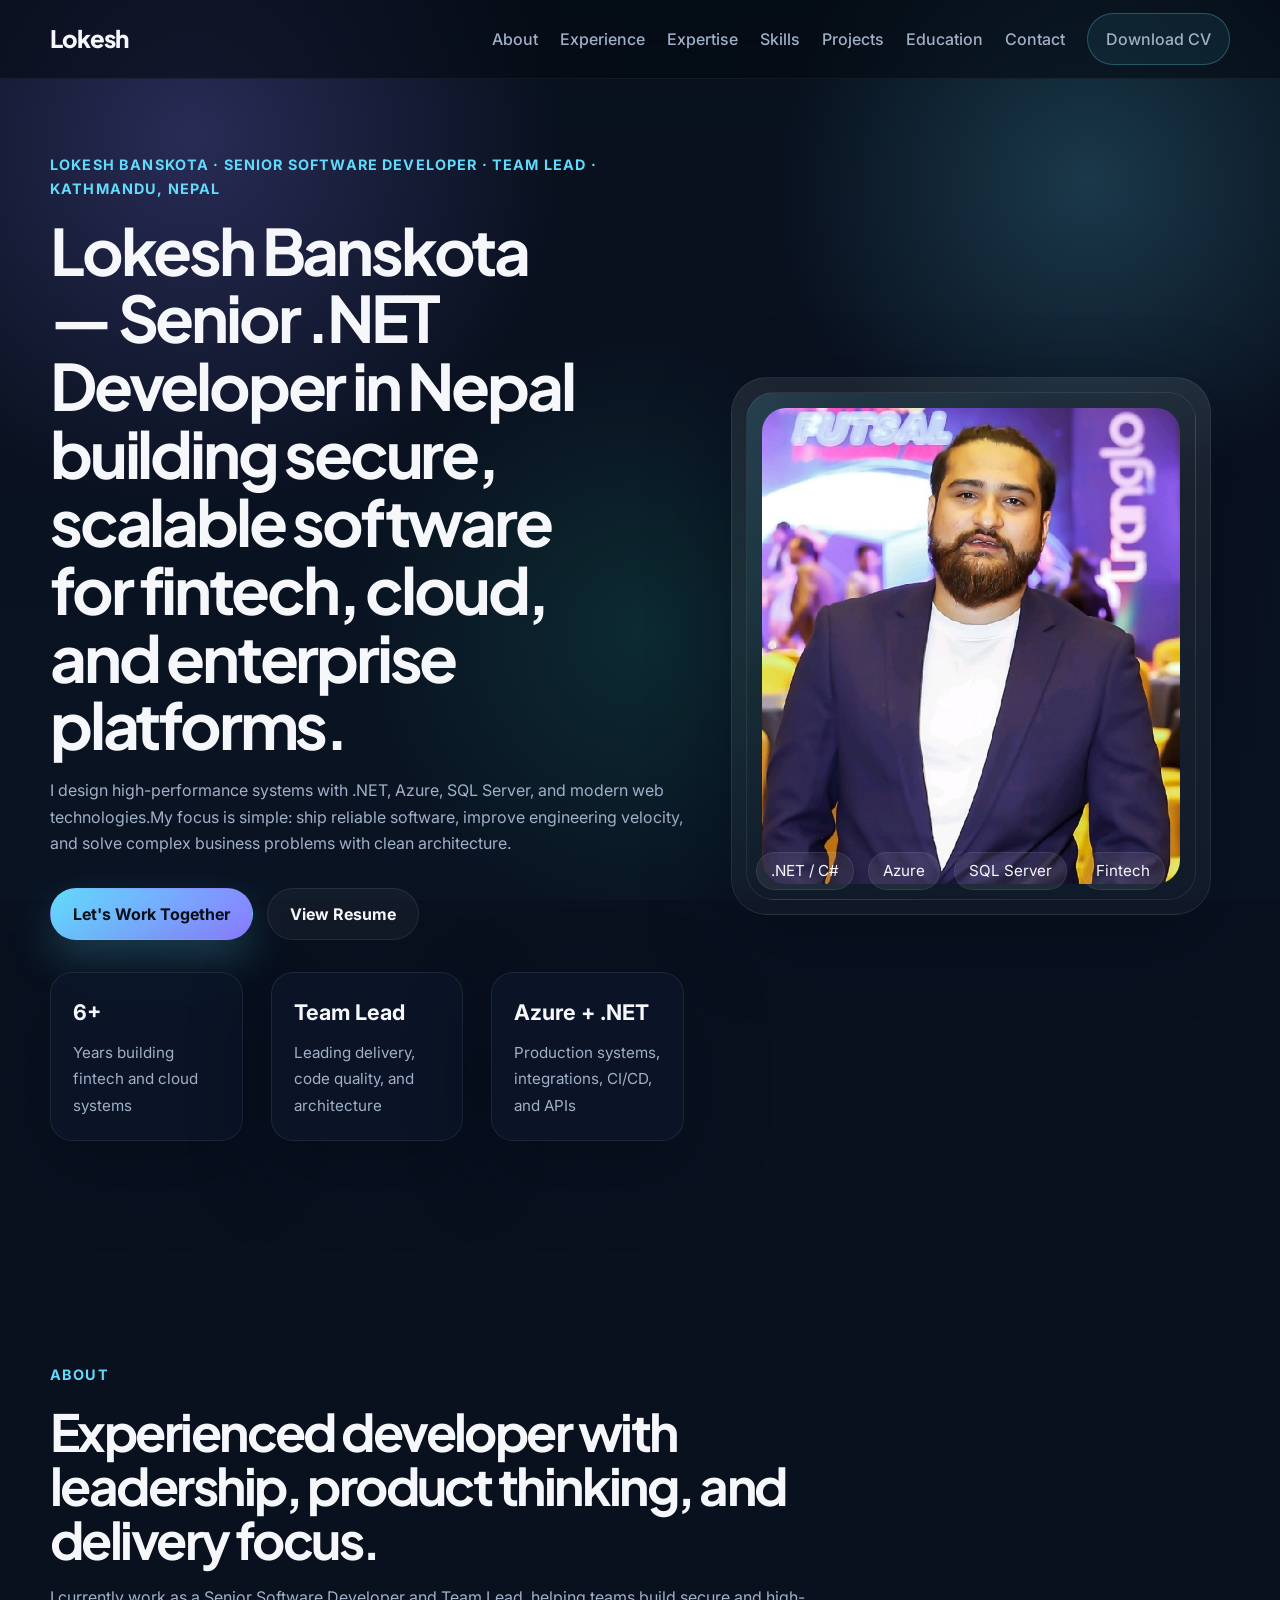
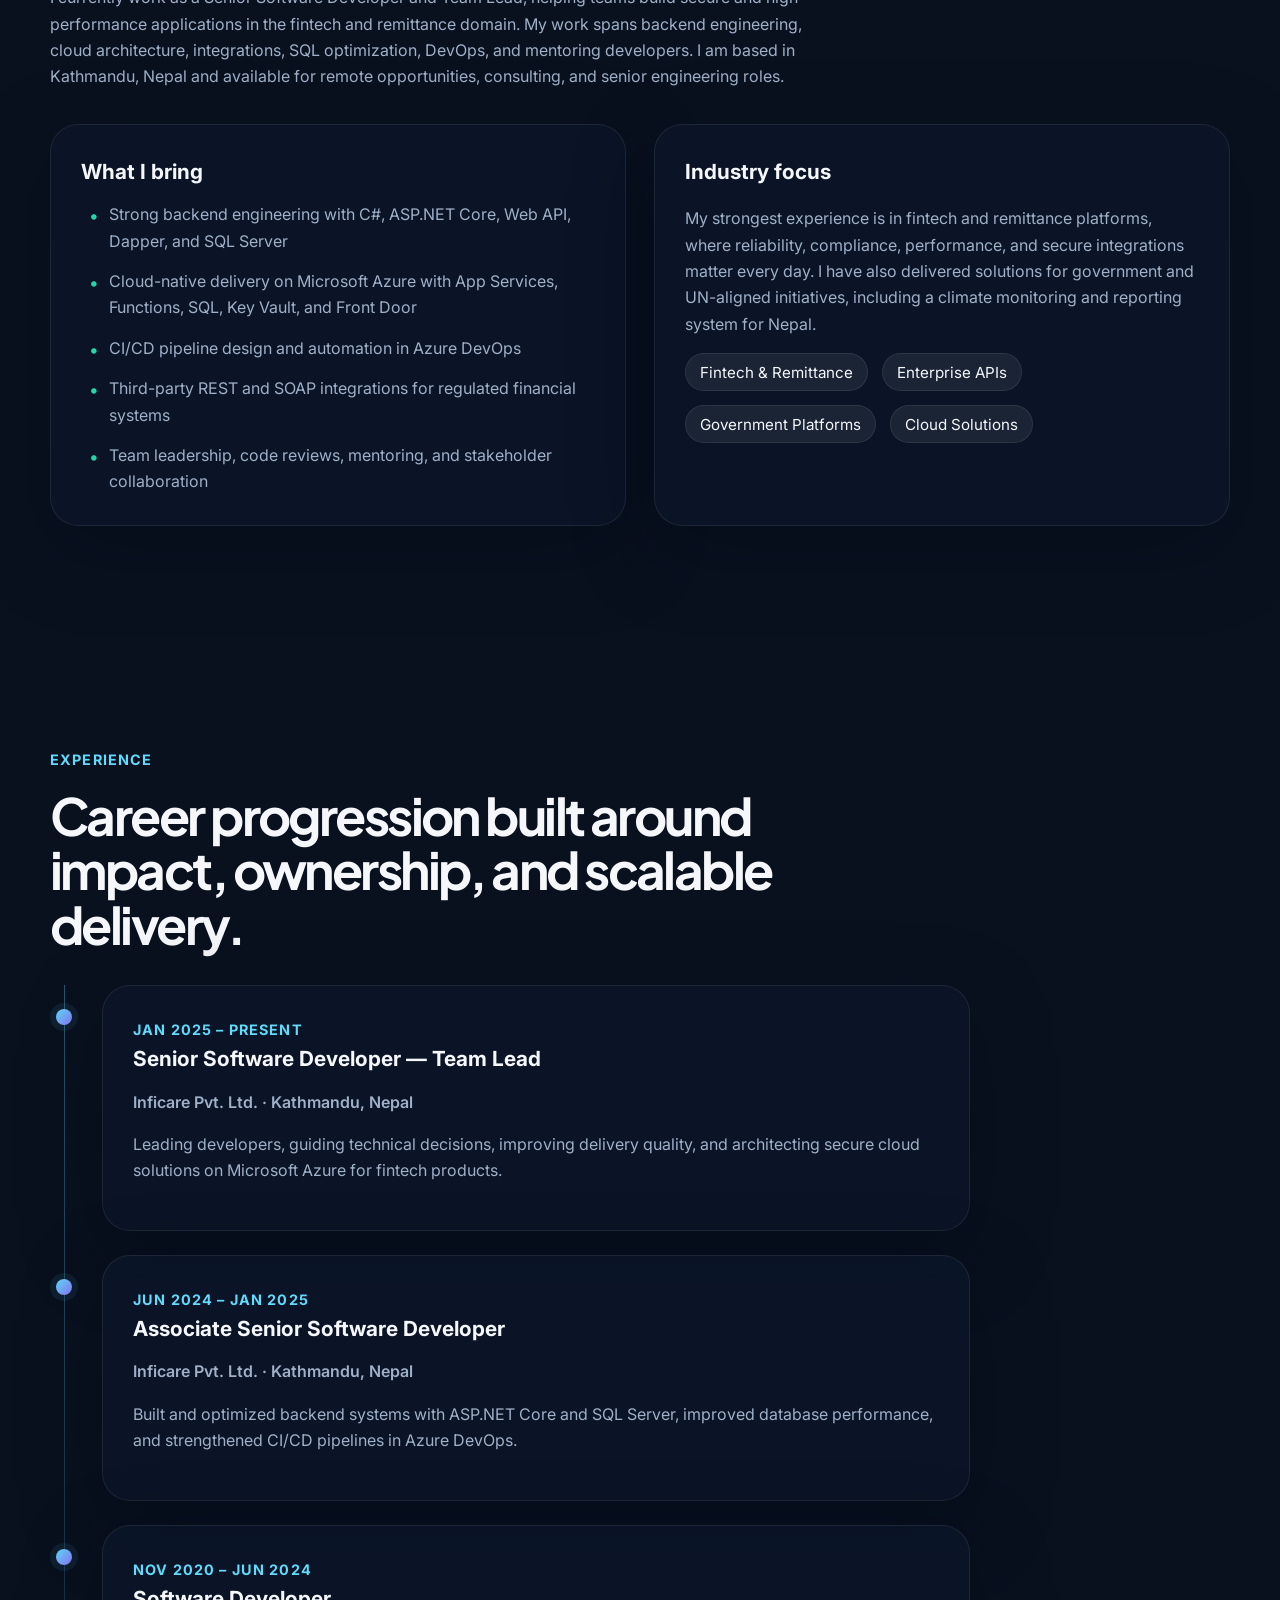
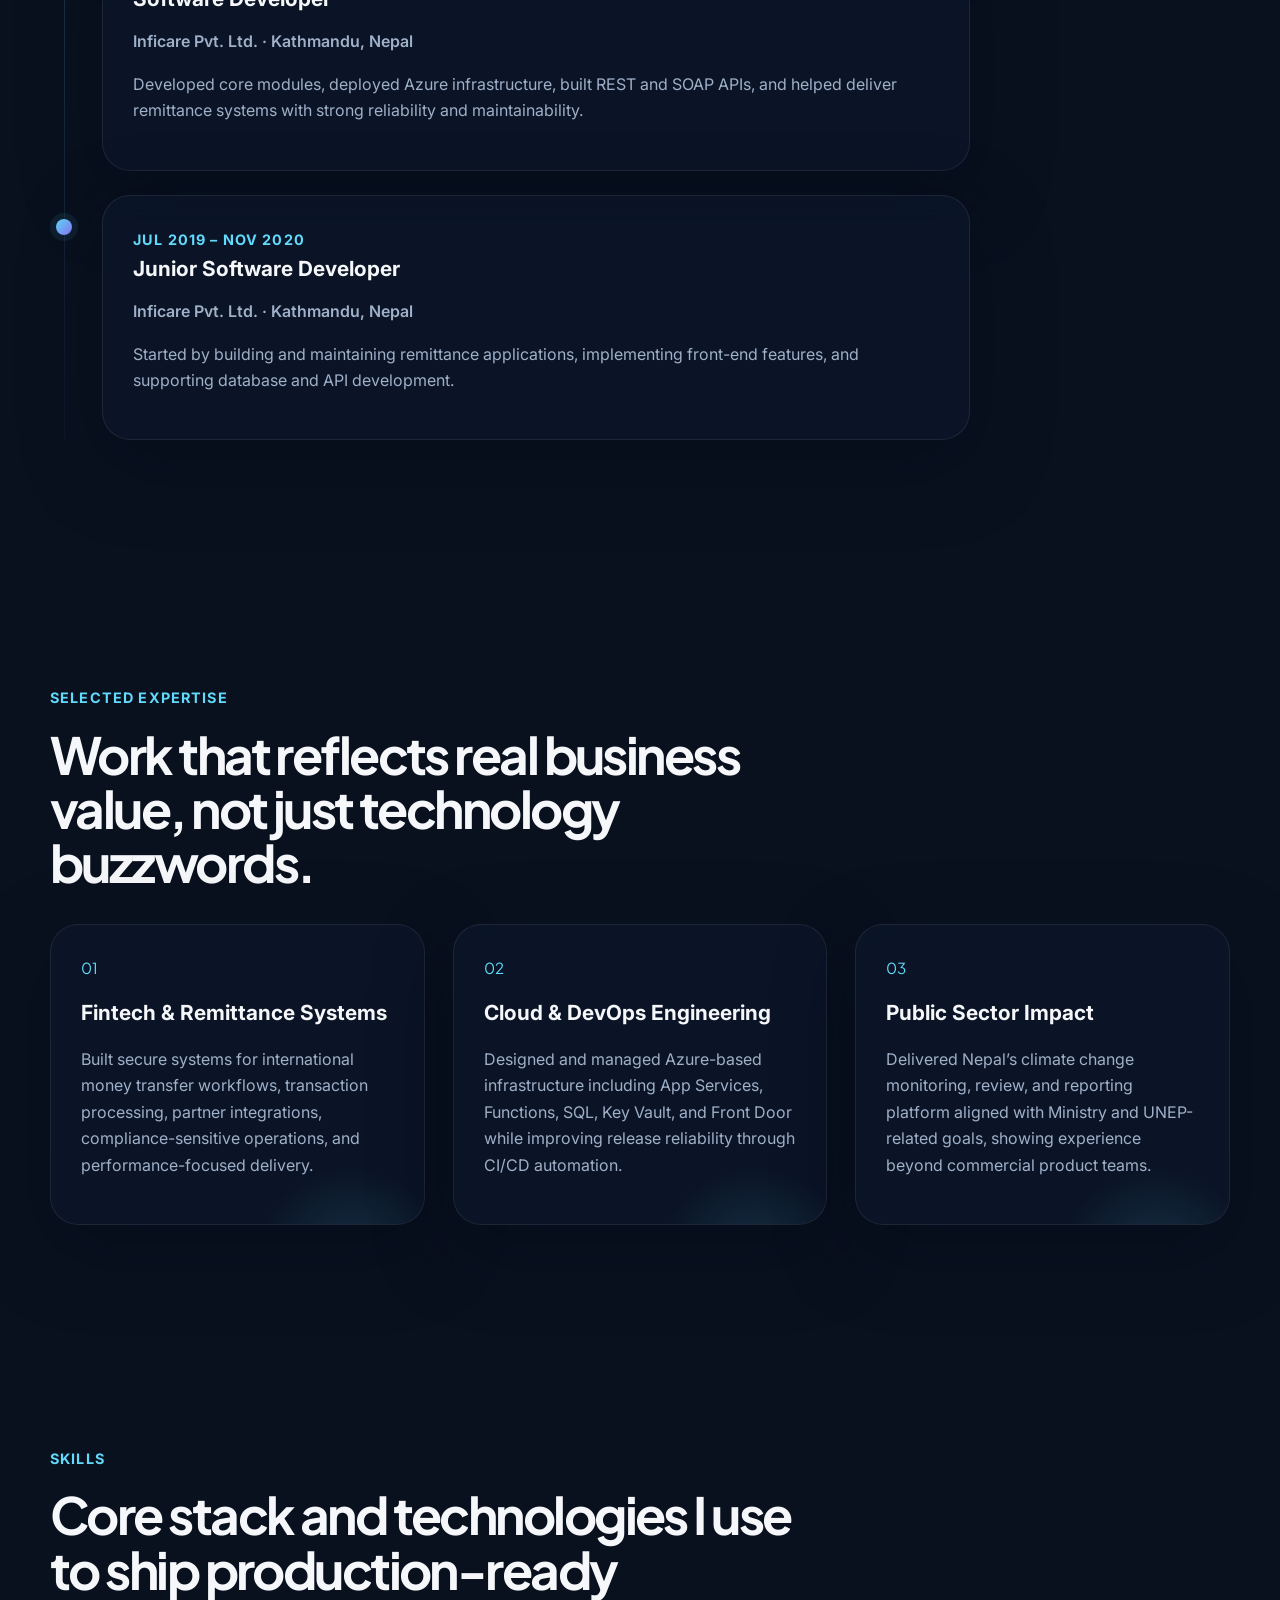
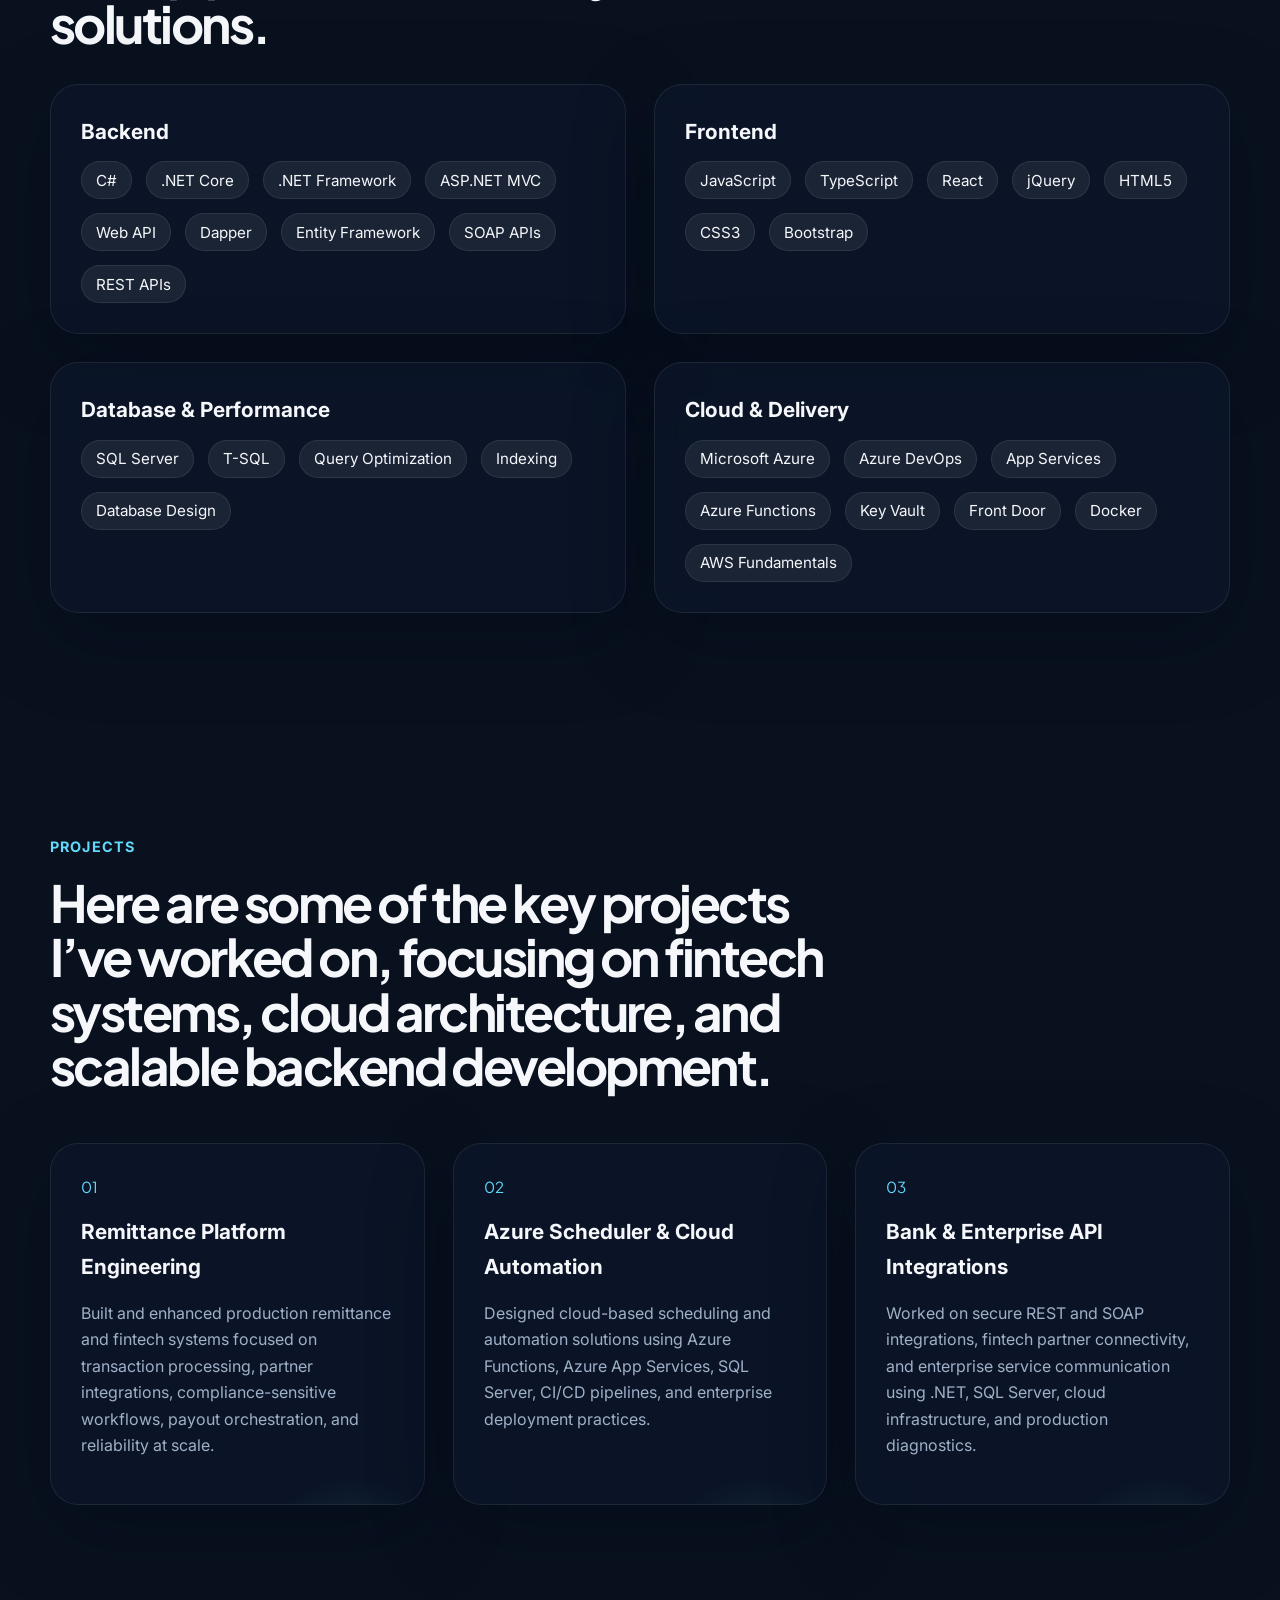
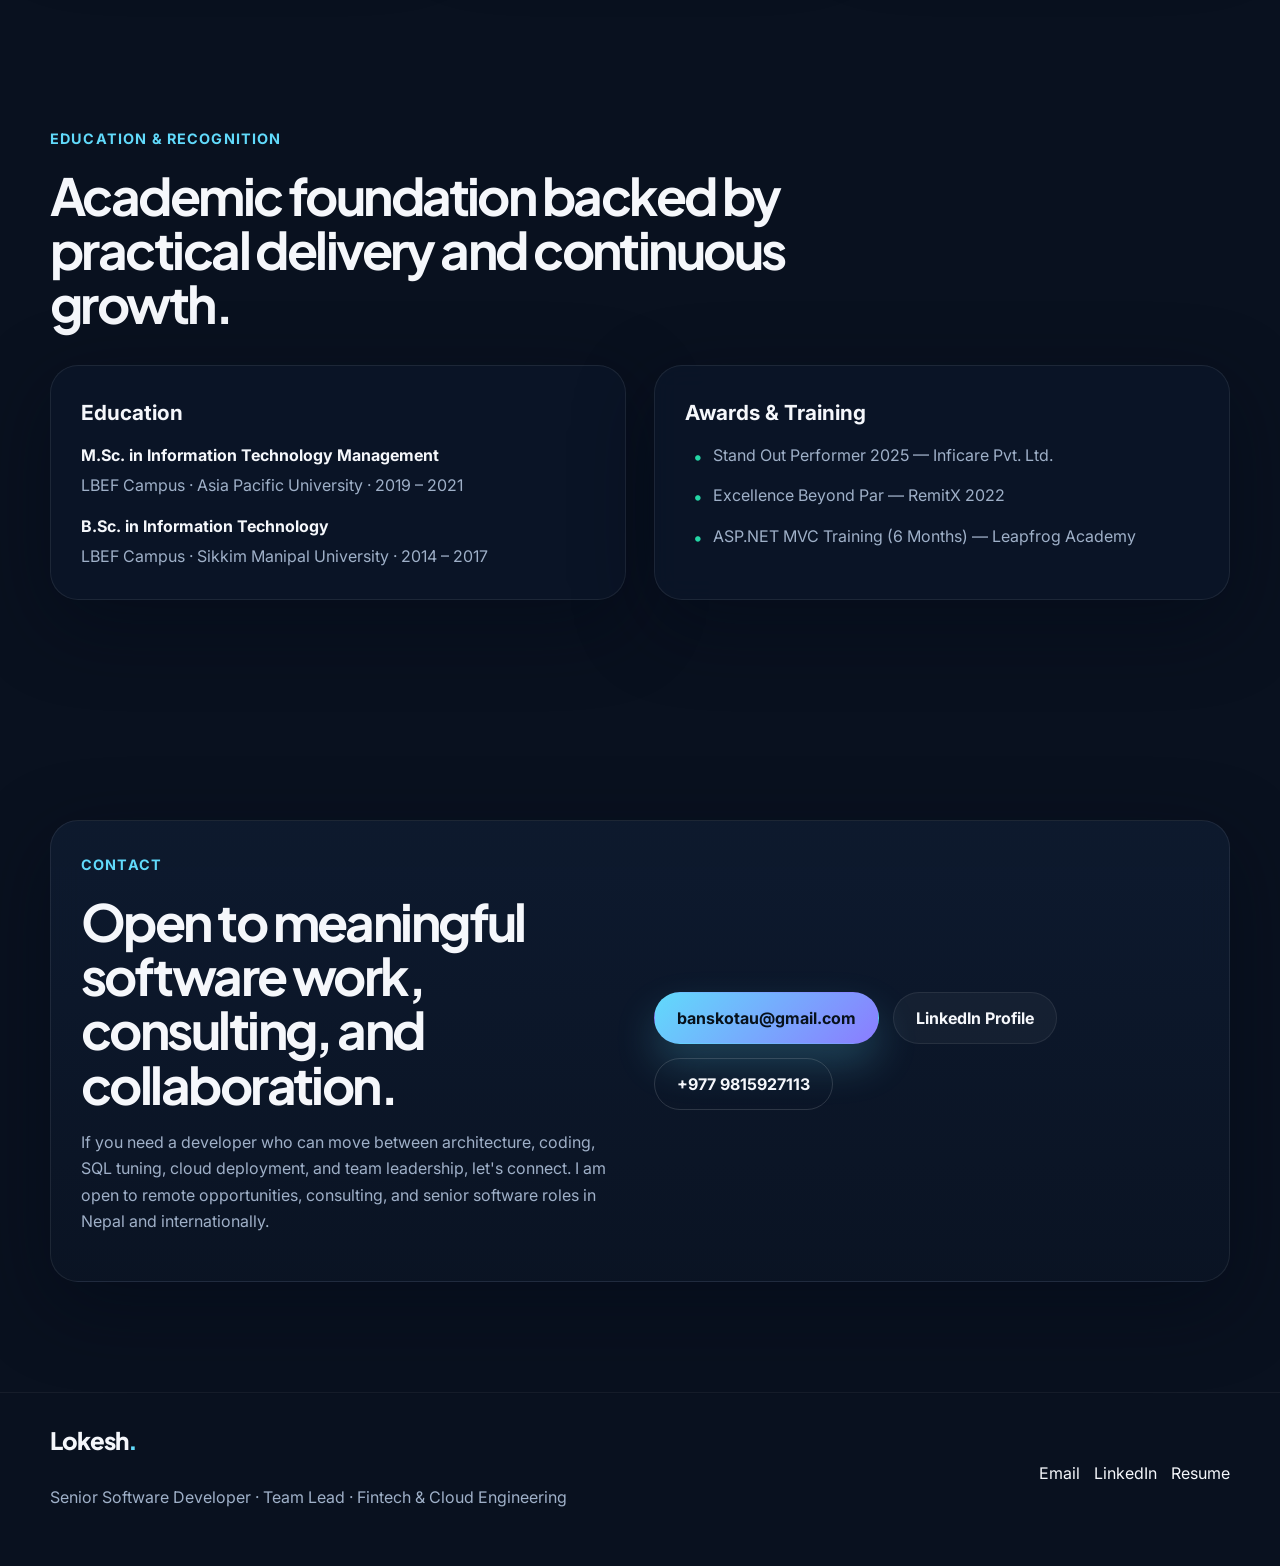
<file: index.html>
<!DOCTYPE html>
<html lang="en">
<head>
  <meta charset="UTF-8" />
  <meta name="viewport" content="width=device-width, initial-scale=1.0" />
  <meta name="description" content="Lokesh Banskota is a Senior .NET Developer and Team Lead from Kathmandu, Nepal with 6+ years of experience in Azure, SQL Server, fintech systems, remittance platforms, and cloud-native engineering." />
  <meta name="robots" content="index, follow, max-image-preview:large" />
  <meta name="googlebot" content="index, follow, max-image-preview:large" />
  <meta name="keywords" content="Lokesh Banskota, Senior .NET Developer Nepal, Azure Developer Nepal, C# Developer Nepal, Fintech Software Developer, Remittance System Developer, ASP.NET Core Developer, SQL Server Expert, Team Lead" />
  <meta name="author" content="Lokesh Banskota" />
  <link rel="canonical" href="https://www.lokeshbanskota.com.np/" />
  <meta property="og:title" content="Lokesh Banskota | Senior .NET Developer in Nepal" />
  <meta property="og:description" content="Senior .NET Developer and Team Lead from Nepal building secure, scalable fintech, remittance, Azure, and SQL Server solutions." />
  <meta property="og:url" content="https://www.lokeshbanskota.com.np/" />
  <meta property="og:type" content="website" />
  <meta property="og:image" content="https://www.lokeshbanskota.com.np/assets/img/Lokesh.jpeg" />
  <meta property="og:locale" content="en_US" />
  <meta name="twitter:card" content="summary_large_image" />
  <meta name="twitter:title" content="Lokesh Banskota | Senior .NET Developer in Nepal" />
  <meta name="twitter:description" content="6+ years of experience in .NET, Azure, SQL Server, fintech, remittance systems, APIs, cloud delivery, and team leadership." />
  <meta name="twitter:image" content="https://www.lokeshbanskota.com.np/assets/img/Lokesh.jpeg" />
  <link rel="icon" href="assets/img/Lokeshico.ico" />
  <title>Lokesh Banskota | Senior .NET Developer in Nepal | Azure | Fintech</title>
  <link rel="preconnect" href="https://fonts.googleapis.com" />
  <link rel="preconnect" href="https://fonts.gstatic.com" crossorigin />
  <link href="https://fonts.googleapis.com/css2?family=Inter:wght@400;500;600;700;800&family=Plus+Jakarta+Sans:wght@500;700;800&display=swap" rel="stylesheet" />
  <link rel="stylesheet" href="assets/css/styles.css" />
  <script type="application/ld+json">
    {
      "@context": "https://schema.org",
      "@graph": [
        {
          "@type": "Person",
          "name": "Lokesh Banskota",
          "url": "https://www.lokeshbanskota.com.np/",
          "image": "https://www.lokeshbanskota.com.np/assets/img/Lokesh.jpeg",
          "jobTitle": "Senior Software Developer and Team Lead",
          "description": "Senior .NET Developer and Team Lead from Kathmandu, Nepal with experience in Azure, SQL Server, fintech systems, remittance platforms, APIs, cloud engineering, and team leadership.",
          "email": "mailto:banskotau@gmail.com",
          "telephone": "+9779815927113",
          "address": {
            "@type": "PostalAddress",
            "addressLocality": "Kathmandu",
            "addressCountry": "Nepal"
          },
          "sameAs": [
            "https://www.linkedin.com/in/lokesh-banskota-7307a713b/"
          ],
          "knowsAbout": [
            ".NET", "C#", "ASP.NET Core", "Microsoft Azure", "SQL Server", "Fintech", "Remittance Systems", "REST APIs", "SOAP APIs", "Azure DevOps"
          ]
        },
        {
          "@type": "WebSite",
          "name": "Lokesh Banskota",
          "url": "https://www.lokeshbanskota.com.np/",
          "description": "Portfolio of Lokesh Banskota, Senior .NET Developer and Team Lead in Nepal."
        }
      ]
    }
  </script>
</head>
<body>
  <div class="site-bg"></div>
  <header class="header" id="header">
    <div class="container nav">
      <a class="brand" href="#home">Lokesh</a>
      <button class="nav-toggle" id="navToggle" aria-label="Open Menu">
        <span></span><span></span><span></span>
      </button>
      <nav class="nav-menu" id="navMenu">
        <a href="#about">About</a>
        <a href="#experience">Experience</a>
        <a href="#expertise">Expertise</a>
        <a href="#skills">Skills</a>
        <a href="#projects">Projects</a>
        <a href="#education">Education</a>
        <a href="#contact">Contact</a>
        <a class="nav-cta" href="assets/docs/Lokesh-Banskota-CV.pdf" target="_blank" rel="noopener">Download CV</a>
      </nav>
    </div>
  </header>

  <main>
    <section class="hero section" id="home">
      <div class="container hero-grid">
        <div class="hero-copy reveal">
          <div class="eyebrow">Lokesh Banskota · Senior Software Developer · Team Lead · Kathmandu, Nepal</div>
          <h1>Lokesh Banskota — Senior .NET Developer in Nepal building secure, scalable software for fintech, cloud, and enterprise platforms.</h1>
          <p class="hero-text">
            I design high-performance systems with .NET, Azure, SQL Server, and modern web technologies.My focus is simple: ship reliable software, improve engineering velocity, and solve    complex business problems with clean architecture.
          </p>
          <div class="hero-actions">
            <a class="btn btn-primary" href="#contact">Let's Work Together</a>
            <a class="btn btn-secondary" href="assets/docs/Lokesh-Banskota-CV.pdf" target="_blank" rel="noopener">View Resume</a>
          </div>
          <div class="hero-stats">
            <article>
              <strong>6+</strong>
              <span>Years building fintech and cloud systems</span>
            </article>
            <article>
              <strong>Team Lead</strong>
              <span>Leading delivery, code quality, and architecture</span>
            </article>
            <article>
              <strong>Azure + .NET</strong>
              <span>Production systems, integrations, CI/CD, and APIs</span>
            </article>
          </div>
        </div>
        <div class="hero-visual reveal delay-1">
          <div class="profile-card">
            <div class="profile-ring"></div>
            <img src="assets/img/Lokesh.jpeg" alt="Lokesh Banskota, Senior .NET Developer and Team Lead from Kathmandu, Nepal" class="profile-photo" />
            <div class="profile-badges">
              <span>.NET / C#</span>
              <span>Azure</span>
              <span>SQL Server</span>
              <span>Fintech</span>
            </div>
          </div>
        </div>
      </div>
    </section>

    <section class="section" id="about">
      <div class="container">
        <div class="section-heading reveal">
          <span class="section-tag">About</span>
          <h2>Experienced developer with leadership, product thinking, and delivery focus.</h2>
          <p>
            I currently work as a Senior Software Developer and Team Lead, helping teams build secure and high-performance applications in the fintech and remittance domain. My work spans backend engineering, cloud architecture, integrations, SQL optimization, DevOps, and mentoring developers. I am based in Kathmandu, Nepal and available for remote opportunities, consulting, and senior engineering roles.
          </p>
        </div>
        <div class="about-grid">
          <article class="glass-card reveal">
            <h3>What I bring</h3>
            <ul class="check-list">
              <li>Strong backend engineering with C#, ASP.NET Core, Web API, Dapper, and SQL Server</li>
              <li>Cloud-native delivery on Microsoft Azure with App Services, Functions, SQL, Key Vault, and Front Door</li>
              <li>CI/CD pipeline design and automation in Azure DevOps</li>
              <li>Third-party REST and SOAP integrations for regulated financial systems</li>
              <li>Team leadership, code reviews, mentoring, and stakeholder collaboration</li>
            </ul>
          </article>
          <article class="glass-card reveal delay-1">
            <h3>Industry focus</h3>
            <p>
              My strongest experience is in fintech and remittance platforms, where reliability, compliance, performance, and secure integrations matter every day. I have also delivered solutions for government and UN-aligned initiatives, including a climate monitoring and reporting system for Nepal.
            </p>
            <div class="mini-pills">
              <span>Fintech & Remittance</span>
              <span>Enterprise APIs</span>
              <span>Government Platforms</span>
              <span>Cloud Solutions</span>
            </div>
          </article>
        </div>
      </div>
    </section>

    <section class="section" id="experience">
      <div class="container">
        <div class="section-heading reveal">
          <span class="section-tag">Experience</span>
          <h2>Career progression built around impact, ownership, and scalable delivery.</h2>
        </div>
        <div class="timeline">
          <article class="timeline-item reveal">
            <div class="timeline-dot"></div>
            <div class="timeline-content glass-card">
              <div class="timeline-meta">Jan 2025 – Present</div>
              <h3>Senior Software Developer — Team Lead</h3>
              <h4>Inficare Pvt. Ltd. · Kathmandu, Nepal</h4>
              <p>Leading developers, guiding technical decisions, improving delivery quality, and architecting secure cloud solutions on Microsoft Azure for fintech products.</p>
            </div>
          </article>
          <article class="timeline-item reveal delay-1">
            <div class="timeline-dot"></div>
            <div class="timeline-content glass-card">
              <div class="timeline-meta">Jun 2024 – Jan 2025</div>
              <h3>Associate Senior Software Developer</h3>
              <h4>Inficare Pvt. Ltd. · Kathmandu, Nepal</h4>
              <p>Built and optimized backend systems with ASP.NET Core and SQL Server, improved database performance, and strengthened CI/CD pipelines in Azure DevOps.</p>
            </div>
          </article>
          <article class="timeline-item reveal">
            <div class="timeline-dot"></div>
            <div class="timeline-content glass-card">
              <div class="timeline-meta">Nov 2020 – Jun 2024</div>
              <h3>Software Developer</h3>
              <h4>Inficare Pvt. Ltd. · Kathmandu, Nepal</h4>
              <p>Developed core modules, deployed Azure infrastructure, built REST and SOAP APIs, and helped deliver remittance systems with strong reliability and maintainability.</p>
            </div>
          </article>
          <article class="timeline-item reveal delay-1">
            <div class="timeline-dot"></div>
            <div class="timeline-content glass-card">
              <div class="timeline-meta">Jul 2019 – Nov 2020</div>
              <h3>Junior Software Developer</h3>
              <h4>Inficare Pvt. Ltd. · Kathmandu, Nepal</h4>
              <p>Started by building and maintaining remittance applications, implementing front-end features, and supporting database and API development.</p>
            </div>
          </article>
        </div>
      </div>
    </section>

    <section class="section" id="expertise">
      <div class="container">
        <div class="section-heading reveal">
          <span class="section-tag">Selected Expertise</span>
          <h2>Work that reflects real business value, not just technology buzzwords.</h2>
        </div>
        <div class="cards-grid three-up">
          <article class="feature-card reveal">
            <div class="feature-number">01</div>
            <h3>Fintech & Remittance Systems</h3>
            <p>Built secure systems for international money transfer workflows, transaction processing, partner integrations, compliance-sensitive operations, and performance-focused delivery.</p>
          </article>
          <article class="feature-card reveal delay-1">
            <div class="feature-number">02</div>
            <h3>Cloud & DevOps Engineering</h3>
            <p>Designed and managed Azure-based infrastructure including App Services, Functions, SQL, Key Vault, and Front Door while improving release reliability through CI/CD automation.</p>
          </article>
          <article class="feature-card reveal delay-2">
            <div class="feature-number">03</div>
            <h3>Public Sector Impact</h3>
            <p>Delivered Nepal’s climate change monitoring, review, and reporting platform aligned with Ministry and UNEP-related goals, showing experience beyond commercial product teams.</p>
          </article>
        </div>
      </div>
    </section>

    <section class="section" id="skills">
      <div class="container">
        <div class="section-heading reveal">
          <span class="section-tag">Skills</span>
          <h2>Core stack and technologies I use to ship production-ready solutions.</h2>
        </div>
        <div class="skills-grid">
          <article class="glass-card reveal">
            <h3>Backend</h3>
            <div class="skill-pills">
              <span>C#</span>
              <span>.NET Core</span>
              <span>.NET Framework</span>
              <span>ASP.NET MVC</span>
              <span>Web API</span>
              <span>Dapper</span>
              <span>Entity Framework</span>
              <span>SOAP APIs</span>
              <span>REST APIs</span>
            </div>
          </article>
          <article class="glass-card reveal delay-1">
            <h3>Frontend</h3>
            <div class="skill-pills">
              <span>JavaScript</span>
              <span>TypeScript</span>
              <span>React</span>
              <span>jQuery</span>
              <span>HTML5</span>
              <span>CSS3</span>
              <span>Bootstrap</span>
            </div>
          </article>
          <article class="glass-card reveal">
            <h3>Database & Performance</h3>
            <div class="skill-pills">
              <span>SQL Server</span>
              <span>T-SQL</span>
              <span>Query Optimization</span>
              <span>Indexing</span>
              <span>Database Design</span>
            </div>
          </article>
          <article class="glass-card reveal delay-1">
            <h3>Cloud & Delivery</h3>
            <div class="skill-pills">
              <span>Microsoft Azure</span>
              <span>Azure DevOps</span>
              <span>App Services</span>
              <span>Azure Functions</span>
              <span>Key Vault</span>
              <span>Front Door</span>
              <span>Docker</span>
              <span>AWS Fundamentals</span>
            </div>
          </article>
        </div>
      </div>
    </section>

    <section class="section" id="projects">
      <div class="container">
        <div class="section-heading reveal">
          <span class="section-tag">Projects</span>
          <h2>Here are some of the key projects I’ve worked on, focusing on fintech systems, cloud architecture, and scalable backend development.</p>
        </div>
        <div class="cards-grid three-up">
          <article class="feature-card reveal">
            <div class="feature-number">01</div>
            <h3>Remittance Platform Engineering</h3>
            <p>Built and enhanced production remittance and fintech systems focused on transaction processing, partner integrations, compliance-sensitive workflows, payout orchestration, and reliability at scale.</p>
          </article>
          <article class="feature-card reveal delay-1">
            <div class="feature-number">02</div>
            <h3>Azure Scheduler & Cloud Automation</h3>
            <p>Designed cloud-based scheduling and automation solutions using Azure Functions, Azure App Services, SQL Server, CI/CD pipelines, and enterprise deployment practices.</p>
          </article>
          <article class="feature-card reveal delay-2">
            <div class="feature-number">03</div>
            <h3>Bank & Enterprise API Integrations</h3>
            <p>Worked on secure REST and SOAP integrations, fintech partner connectivity, and enterprise service communication using .NET, SQL Server, cloud infrastructure, and production diagnostics.</p>
          </article>
        </div>
      </div>
    </section>

    <section class="section" id="education">
      <div class="container">
        <div class="section-heading reveal">
          <span class="section-tag">Education & Recognition</span>
          <h2>Academic foundation backed by practical delivery and continuous growth.</h2>
        </div>
        <div class="cards-grid two-up">
          <article class="glass-card reveal">
            <h3>Education</h3>
            <div class="info-stack">
              <div>
                <strong>M.Sc. in Information Technology Management</strong>
                <span>LBEF Campus · Asia Pacific University · 2019 – 2021</span>
              </div>
              <div>
                <strong>B.Sc. in Information Technology</strong>
                <span>LBEF Campus · Sikkim Manipal University · 2014 – 2017</span>
              </div>
            </div>
          </article>
          <article class="glass-card reveal delay-1">
            <h3>Awards & Training</h3>
            <ul class="check-list compact">
              <li>Stand Out Performer 2025 — Inficare Pvt. Ltd.</li>
              <li>Excellence Beyond Par — RemitX 2022</li>
              <li>ASP.NET MVC Training (6 Months) — Leapfrog Academy</li>
            </ul>
          </article>
        </div>
      </div>
    </section>

    <section class="section cta-section" id="contact">
      <div class="container">
        <div class="cta-card reveal">
          <div>
            <span class="section-tag">Contact</span>
            <h2>Open to meaningful software work, consulting, and collaboration.</h2>
            <p>If you need a developer who can move between architecture, coding, SQL tuning, cloud deployment, and team leadership, let's connect. I am open to remote opportunities, consulting, and senior software roles in Nepal and internationally.</p>
          </div>
          <div class="cta-actions">
            <a class="btn btn-primary" href="mailto:banskotau@gmail.com">banskotau@gmail.com</a>
            <a class="btn btn-secondary" href="https://www.linkedin.com/in/lokesh-banskota-7307a713b/" target="_blank" rel="noopener">LinkedIn Profile</a>
            <a class="btn btn-ghost" href="tel:+9779815927113">+977 9815927113</a>
          </div>
        </div>
      </div>
    </section>
  </main>

  <footer class="footer">
    <div class="container footer-wrap">
      <div>
        <a class="brand brand-footer" href="#home">Lokesh<span>.</span></a>
        <p>Senior Software Developer · Team Lead · Fintech & Cloud Engineering</p>
      </div>
      <div class="footer-links">
        <a href="mailto:banskotau@gmail.com">Email</a>
        <a href="https://www.linkedin.com/in/lokesh-banskota-7307a713b/" target="_blank" rel="noopener">LinkedIn</a>
        <a href="assets/docs/Lokesh-Banskota-CV.pdf" target="_blank" rel="noopener">Resume</a>
      </div>
    </div>
  </footer>

  <script src="assets/js/main.js"></script>
</body>
</html>
</file>
<file: assets/css/styles.css>
:root {
  --bg: #09111f;
  --bg-soft: #101b33;
  --panel: rgba(12, 23, 42, 0.72);
  --panel-strong: rgba(15, 28, 50, 0.9);
  --line: rgba(255, 255, 255, 0.08);
  --text: #f5f7fb;
  --muted: #9fb0c8;
  --primary: #61dafb;
  --primary-2: #8b7cff;
  --accent: #24d6a5;
  --danger: #ff7b95;
  --shadow: 0 24px 80px rgba(2, 8, 23, 0.45);
  --radius-xl: 28px;
  --radius-lg: 22px;
  --radius-md: 16px;
  --container: 1180px;
}

* { box-sizing: border-box; }
html { scroll-behavior: smooth; }
body {
  margin: 0;
  font-family: 'Inter', sans-serif;
  background: var(--bg);
  color: var(--text);
  line-height: 1.65;
}

a { color: inherit; text-decoration: none; }
img { max-width: 100%; display: block; }
button { font: inherit; }

.site-bg {
  position: fixed;
  inset: 0;
  pointer-events: none;
  background:
    radial-gradient(circle at 15% 15%, rgba(139, 124, 255, 0.25), transparent 28%),
    radial-gradient(circle at 85% 20%, rgba(97, 218, 251, 0.2), transparent 24%),
    radial-gradient(circle at 50% 70%, rgba(36, 214, 165, 0.12), transparent 32%),
    linear-gradient(180deg, #07101c 0%, #09111f 35%, #091423 100%);
}

.container {
  width: min(calc(100% - 40px), var(--container));
  margin: 0 auto;
}

.section {
  position: relative;
  padding: 110px 0;
}

.header {
  position: sticky;
  top: 0;
  z-index: 999;
  backdrop-filter: blur(22px);
  background: rgba(5, 10, 18, 0.55);
  border-bottom: 1px solid rgba(255, 255, 255, 0.05);
}

.nav {
  min-height: 78px;
  display: flex;
  align-items: center;
  justify-content: space-between;
  gap: 24px;
}

.brand {
  font-family: 'Plus Jakarta Sans', sans-serif;
  font-size: 1.5rem;
  font-weight: 800;
  letter-spacing: -0.04em;
}

.brand span { color: var(--primary); }

.nav-menu {
  display: flex;
  align-items: center;
  gap: 22px;
}

.nav-menu a {
  color: var(--muted);
  font-weight: 500;
  transition: 0.25s ease;
}

.nav-menu a:hover,
.nav-menu a.active {
  color: var(--text);
}

.nav-cta {
  padding: 12px 18px;
  border-radius: 999px;
  border: 1px solid rgba(97, 218, 251, 0.28);
  background: rgba(97, 218, 251, 0.08);
}

.nav-toggle {
  display: none;
  width: 52px;
  height: 52px;
  border-radius: 16px;
  border: 1px solid var(--line);
  background: rgba(255, 255, 255, 0.04);
  align-items: center;
  justify-content: center;
  flex-direction: column;
  gap: 5px;
  cursor: pointer;
}

.nav-toggle span {
  width: 20px;
  height: 2px;
  background: var(--text);
  border-radius: 999px;
}

.hero {
  padding-top: 72px;
}

.hero-grid,
.about-grid,
.skills-grid,
.cards-grid,
.footer-wrap,
.cta-card,
.hero-stats {
  display: grid;
  gap: 28px;
}

.hero-grid {
  grid-template-columns: 1.1fr 0.9fr;
  align-items: center;
}

.eyebrow,
.section-tag,
.timeline-meta {
  display: inline-flex;
  align-items: center;
  gap: 10px;
  font-size: 0.9rem;
  font-weight: 700;
  color: var(--primary);
  text-transform: uppercase;
  letter-spacing: 0.08em;
}

.hero-copy h1,
.section-heading h2,
.cta-card h2 {
  font-family: 'Plus Jakarta Sans', sans-serif;
  line-height: 1.06;
  letter-spacing: -0.05em;
  margin: 16px 0 18px;
}

.hero-copy h1 {
  font-size: clamp(3rem, 5vw, 5.6rem);
  max-width: 12ch;
}

.hero-text,
.section-heading p,
.feature-card p,
.timeline-content p,
.glass-card p,
.cta-card p,
.footer p {
  color: var(--muted);
}

.hero-actions,
.footer-links,
.profile-badges,
.skill-pills,
.mini-pills,
.cta-actions {
  display: flex;
  flex-wrap: wrap;
  gap: 14px;
}

.hero-actions { margin: 32px 0; }

.btn {
  display: inline-flex;
  align-items: center;
  justify-content: center;
  min-height: 52px;
  padding: 0 22px;
  border-radius: 999px;
  border: 1px solid transparent;
  font-weight: 700;
  transition: 0.25s ease;
}

.btn:hover { transform: translateY(-2px); }

.btn-primary {
  background: linear-gradient(135deg, var(--primary), var(--primary-2));
  color: #07111b;
  box-shadow: 0 20px 40px rgba(97, 218, 251, 0.22);
}

.btn-secondary {
  background: rgba(255, 255, 255, 0.04);
  border-color: var(--line);
}

.btn-ghost {
  background: transparent;
  border-color: rgba(255, 255, 255, 0.14);
}

.hero-stats {
  grid-template-columns: repeat(3, minmax(0, 1fr));
}

.hero-stats article,
.feature-card,
.glass-card,
.timeline-content,
.cta-card {
  border: 1px solid var(--line);
  background: var(--panel);
  backdrop-filter: blur(14px);
  box-shadow: var(--shadow);
}

.hero-stats article {
  padding: 22px;
  border-radius: var(--radius-lg);
}

.hero-stats strong {
  display: block;
  margin-bottom: 8px;
  font-size: 1.35rem;
  color: var(--text);
}

.hero-stats span {
  color: var(--muted);
  font-size: 0.95rem;
}

.hero-visual {
  display: flex;
  justify-content: center;
}

.profile-card {
  position: relative;
  width: min(100%, 480px);
  aspect-ratio: 1 / 1.12;
  padding: 30px;
  border-radius: 36px;
  background: linear-gradient(180deg, rgba(255, 255, 255, 0.08), rgba(255, 255, 255, 0.03));
  border: 1px solid rgba(255, 255, 255, 0.08);
  box-shadow: var(--shadow);
  overflow: hidden;
}

.profile-ring {
  position: absolute;
  inset: 14px;
  border-radius: 28px;
  border: 1px solid rgba(255, 255, 255, 0.08);
  background: radial-gradient(circle at top left, rgba(97, 218, 251, 0.15), transparent 45%);
}

.profile-photo {
  position: relative;
  z-index: 1;
  width: 100%;
  height: 100%;
  object-fit: cover;
  border-radius: 24px;
}

.profile-badges {
  position: absolute;
  left: 24px;
  right: 24px;
  bottom: 24px;
  z-index: 2;
}

.profile-badges span,
.skill-pills span,
.mini-pills span {
  display: inline-flex;
  align-items: center;
  min-height: 38px;
  padding: 0 14px;
  border-radius: 999px;
  background: rgba(255, 255, 255, 0.07);
  border: 1px solid rgba(255, 255, 255, 0.08);
  color: var(--text);
  font-size: 0.95rem;
}

.section-heading {
  max-width: 780px;
  margin-bottom: 34px;
}

.section-heading h2,
.cta-card h2 { font-size: clamp(2rem, 4vw, 3.35rem); }

.about-grid,
.skills-grid {
  grid-template-columns: repeat(2, minmax(0, 1fr));
}

.glass-card,
.feature-card,
.cta-card {
  padding: 30px;
  border-radius: var(--radius-xl);
}

.glass-card h3,
.feature-card h3,
.timeline-content h3 {
  margin: 0 0 12px;
  font-size: 1.3rem;
}

.check-list,
.info-stack {
  display: grid;
  gap: 14px;
  margin: 0;
  padding: 0;
}

.check-list li {
  list-style: none;
  position: relative;
  padding-left: 28px;
  color: var(--muted);
}

.check-list li::before {
  content: '•';
  position: absolute;
  left: 8px;
  color: var(--accent);
  font-size: 1.1rem;
}

.timeline {
  position: relative;
  max-width: 920px;
}

.timeline::before {
  content: '';
  position: absolute;
  left: 14px;
  top: 0;
  bottom: 0;
  width: 1px;
  background: linear-gradient(180deg, rgba(97, 218, 251, 0.35), rgba(139, 124, 255, 0.05));
}

.timeline-item {
  position: relative;
  padding-left: 52px;
  margin-bottom: 24px;
}

.timeline-dot {
  position: absolute;
  left: 6px;
  top: 24px;
  width: 16px;
  height: 16px;
  border-radius: 50%;
  background: linear-gradient(135deg, var(--primary), var(--primary-2));
  box-shadow: 0 0 0 6px rgba(97, 218, 251, 0.08);
}

.timeline-content h4 {
  margin: 6px 0 10px;
  color: var(--muted);
  font-weight: 600;
}

.cards-grid.three-up { grid-template-columns: repeat(3, minmax(0, 1fr)); }
.cards-grid.two-up,
.cta-card,
.footer-wrap { grid-template-columns: repeat(2, minmax(0, 1fr)); }

.feature-card {
  position: relative;
  overflow: hidden;
}

.feature-card::after {
  content: '';
  position: absolute;
  inset: auto -10% -50% auto;
  width: 220px;
  height: 220px;
  border-radius: 50%;
  background: radial-gradient(circle, rgba(97, 218, 251, 0.14), transparent 62%);
}

.feature-number {
  font-family: 'Plus Jakarta Sans', sans-serif;
  font-size: 0.95rem;
  color: var(--primary);
  margin-bottom: 16px;
}

.info-stack div {
  display: grid;
  gap: 4px;
}

.info-stack span { color: var(--muted); }

.cta-card {
  align-items: center;
  background: linear-gradient(180deg, rgba(14, 26, 47, 0.94), rgba(11, 20, 36, 0.92));
}

.footer {
  padding: 28px 0 40px;
  border-top: 1px solid rgba(255, 255, 255, 0.05);
}

.footer-links {
  justify-content: flex-end;
  align-items: center;
}

.brand-footer { display: inline-block; margin-bottom: 8px; }

.reveal {
  opacity: 0;
  transform: translateY(24px);
  transition: opacity 0.7s ease, transform 0.7s ease;
}

.reveal.visible {
  opacity: 1;
  transform: translateY(0);
}

.delay-1 { transition-delay: 0.12s; }
.delay-2 { transition-delay: 0.24s; }

@media (max-width: 1080px) {
  .hero-grid,
  .about-grid,
  .skills-grid,
  .cards-grid.three-up,
  .cards-grid.two-up,
  .cta-card,
  .footer-wrap,
  .hero-stats {
    grid-template-columns: 1fr;
  }

  .hero-copy h1 {
    max-width: none;
  }

  .footer-links {
    justify-content: flex-start;
  }
}

@media (max-width: 820px) {
  .nav-toggle {
    display: inline-flex;
  }

  .nav-menu {
    position: fixed;
    top: 78px;
    left: 20px;
    right: 20px;
    display: none;
    flex-direction: column;
    align-items: stretch;
    padding: 18px;
    border-radius: 24px;
    background: rgba(9, 17, 31, 0.96);
    border: 1px solid var(--line);
    box-shadow: var(--shadow);
  }

  .nav-menu.open { display: flex; }

  .nav-cta { text-align: center; }

  .section {
    padding: 90px 0;
  }
}

@media (max-width: 640px) {
  .container {
    width: min(calc(100% - 24px), var(--container));
  }

  .hero-copy h1 {
    font-size: clamp(2.4rem, 11vw, 3.4rem);
  }

  .glass-card,
  .feature-card,
  .cta-card,
  .hero-stats article {
    padding: 22px;
  }

  .profile-card {
    padding: 20px;
    border-radius: 28px;
  }

  .profile-ring { inset: 10px; }
}
</file>
